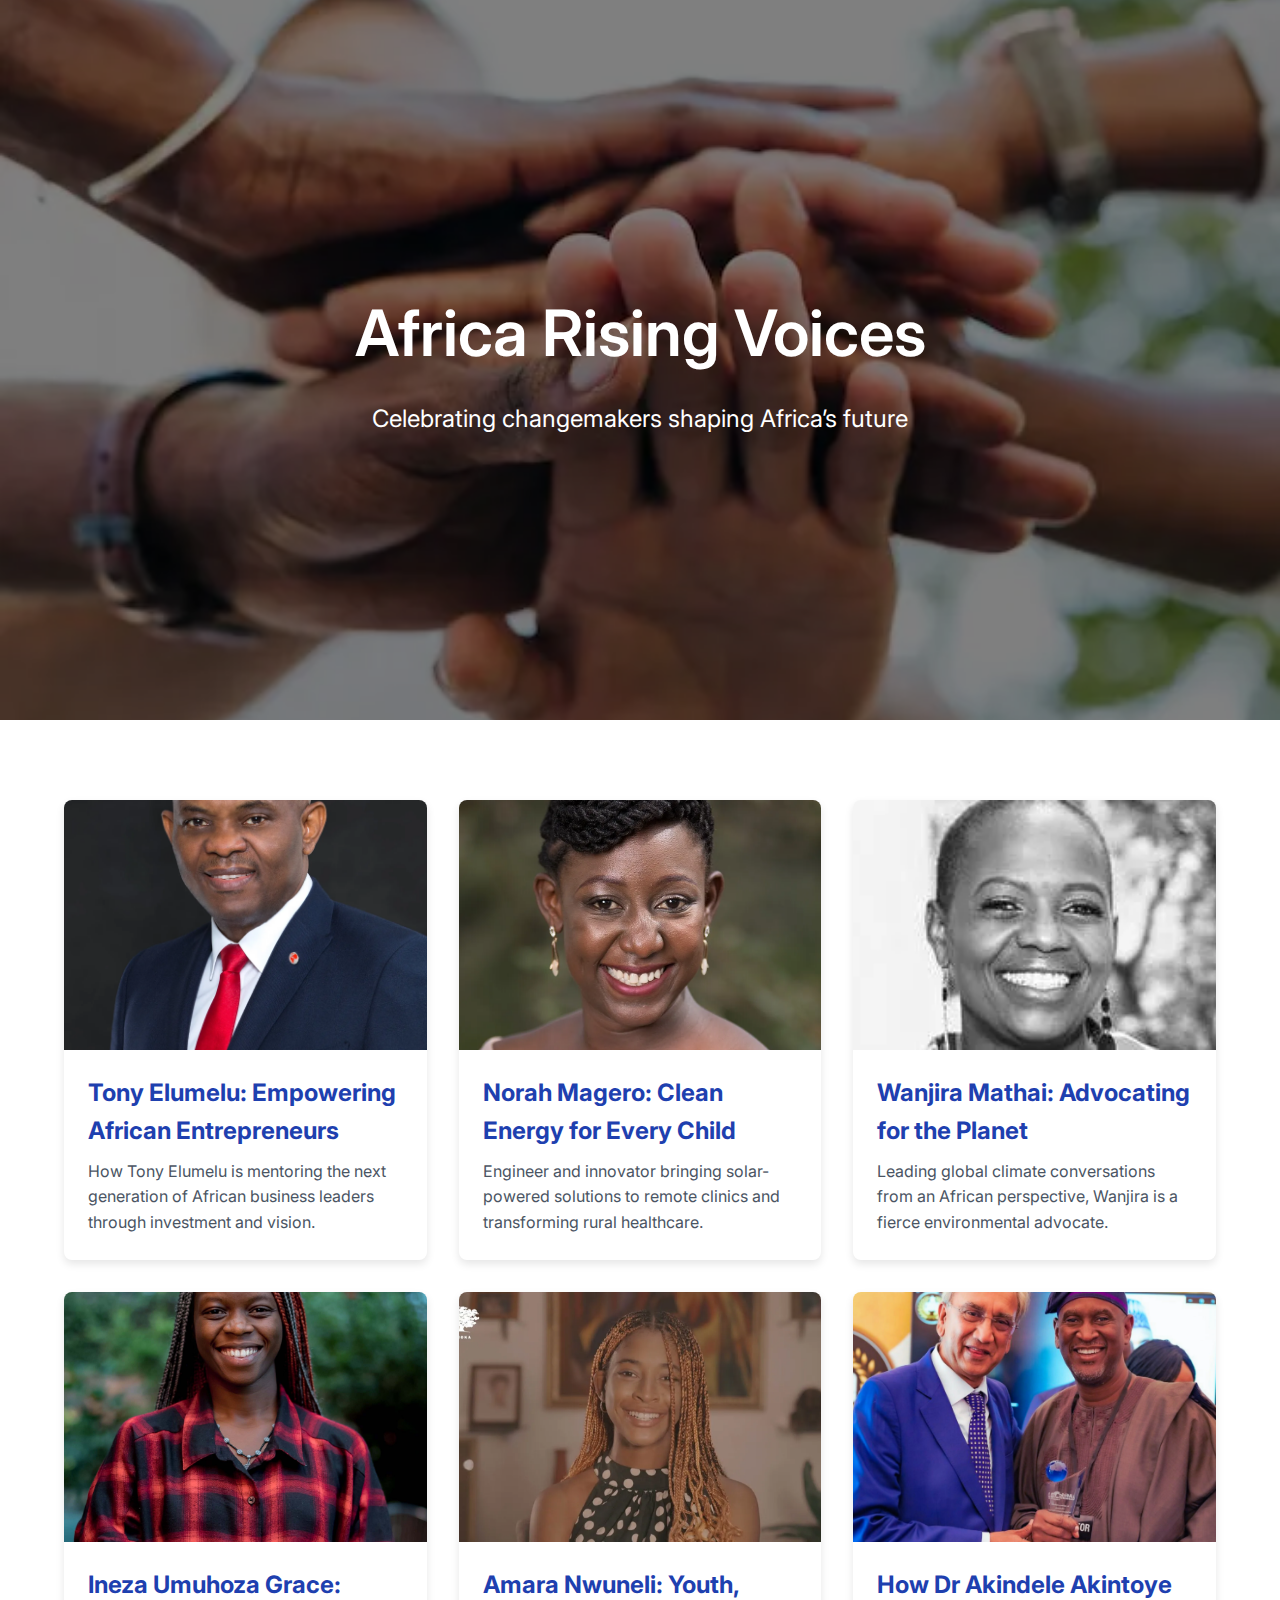
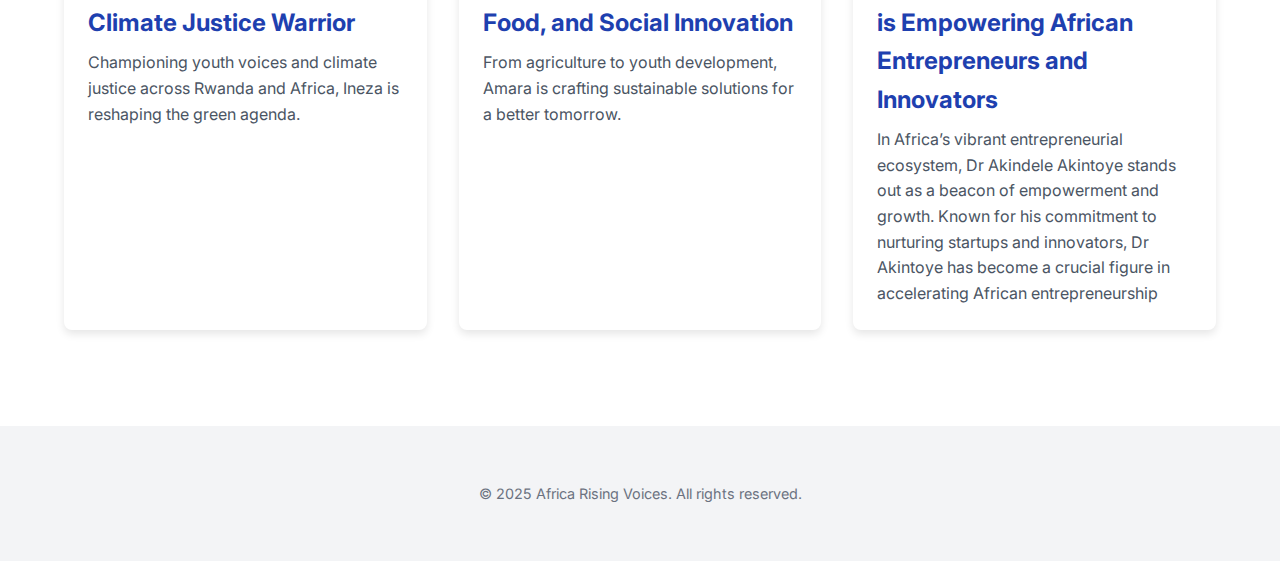
<file: index.html>
<!DOCTYPE html>
<html lang="en">
<head>
  <meta charset="UTF-8" />
  <meta name="viewport" content="width=device-width, initial-scale=1.0" />
  <meta name="description" content="Africa Rising Voices is a blog highlighting changemakers in Nigeria and Africa." />
  <meta name="keywords" content="changemakers, Nigeria, Africa, Tony Elumelu, Norah Magero, Wanjira Mathai, Ineza Umuhoza Grace, Amara Nwuneli, impact stories" />
  <meta name="author" content="Africa Rising Voices" />
  <title>Africa Rising Voices | African Changemakers</title>
  <link rel="stylesheet" href="style.css" />
  <link href="https://fonts.googleapis.com/css2?family=Inter:wght@400;600&display=swap" rel="stylesheet">
</head>
<body>
  <header class="hero">
    <div class="overlay">
      <div class="hero-text">
        <h1>Africa Rising Voices</h1>
        <p>Celebrating changemakers shaping Africa’s future</p>
      </div>
    </div>
  </header>

  <main class="container">
    <section class="blog-list">
      <article class="blog-card">
        <img src="./img/Tony-Elumelu-approved-photo.webp" alt="Tony Elumelu">
        <div class="blog-content">
          <h2><a href="blog1.html">Tony Elumelu: Empowering African Entrepreneurs</a></h2>
          <p>How Tony Elumelu is mentoring the next generation of African business leaders through investment and vision.</p>
        </div>
      </article>

      <article class="blog-card">
        <img src="./img/960px-Norah_Magero.webp" alt="Norah Magero">
        <div class="blog-content">
          <h2><a href="blog2.html">Norah Magero: Clean Energy for Every Child</a></h2>
          <p>Engineer and innovator bringing solar-powered solutions to remote clinics and transforming rural healthcare.</p>
        </div>
      </article>

      <article class="blog-card">
        <img src="./img/Wanjira Mathai.webp" alt="Wanjira Mathai">
        <div class="blog-content">
          <h2><a href="blog3.html">Wanjira Mathai: Advocating for the Planet</a></h2>
          <p>Leading global climate conversations from an African perspective, Wanjira is a fierce environmental advocate.</p>
        </div>
      </article>

      <article class="blog-card">
        <img src="./img/ineza_grace_updated.jpg" alt="Ineza Umuhoza Grace">
        <div class="blog-content">
          <h2><a href="blog4.html">Ineza Umuhoza Grace: Climate Justice Warrior</a></h2>
          <p>Championing youth voices and climate justice across Rwanda and Africa, Ineza is reshaping the green agenda.</p>
        </div>
      </article>

      <article class="blog-card">
        <img src="./img/Amara Nwuneli.webp" alt="Amara Nwuneli">
        <div class="blog-content">
          <h2><a href="blog5.html">Amara Nwuneli: Youth, Food, and Social Innovation</a></h2>
          <p>From agriculture to youth development, Amara is crafting sustainable solutions for a better tomorrow.</p>
        </div>
      </article>
      <article class="blog-card">
        <img src="./img/Dr. Akintoye Akindele.webp" alt="Dr. Akintoye Akindele">
        <div class="blog-content">
          <h2><a href="dr-akintoye-akindele.html">How Dr Akindele Akintoye is Empowering African Entrepreneurs and Innovators</a></h2>
          <p>In Africa’s vibrant entrepreneurial ecosystem, Dr Akindele Akintoye stands out as a beacon of empowerment and growth. Known for his commitment to nurturing startups and innovators, Dr Akintoye has become a crucial figure in accelerating African entrepreneurship</p>
        </div>
      </article>
    </section>
  </main>

  <footer>
    <div class="container">
      <p>&copy; 2025 Africa Rising Voices. All rights reserved.</p>
    </div>
  </footer>
</body>
</html>
</file>
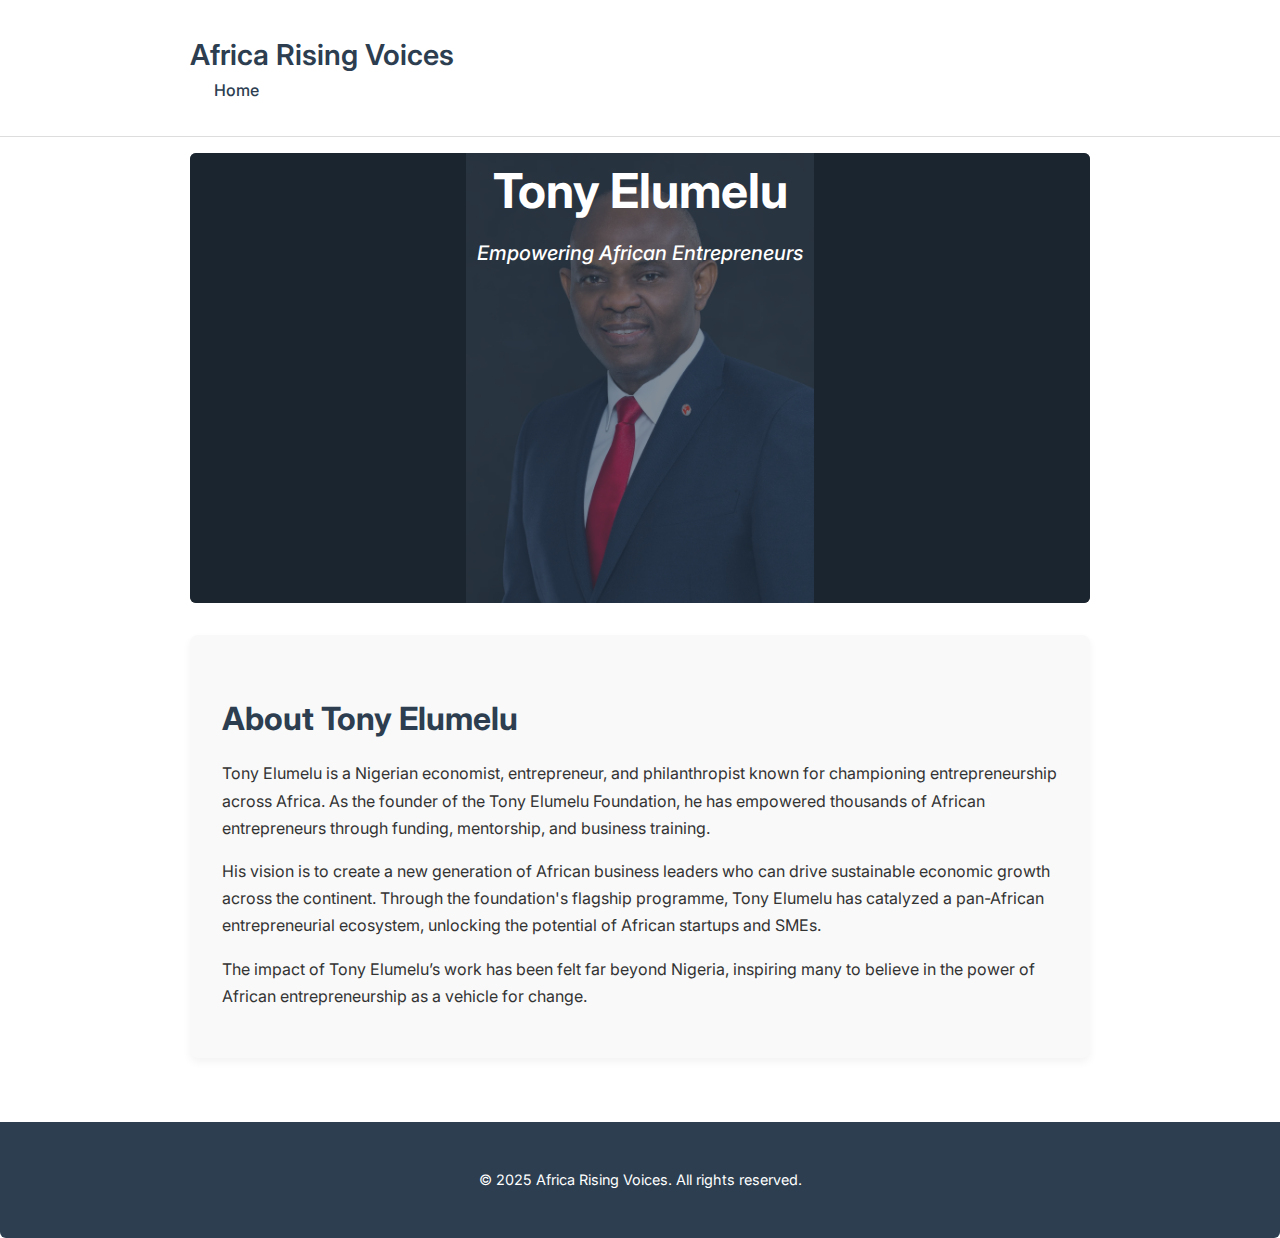
<file: blog1.html>
<!DOCTYPE html>
<html lang="en">
<head>
  <meta charset="UTF-8" />
  <meta name="viewport" content="width=device-width, initial-scale=1" />
  <title>Tony Elumelu: Empowering African Entrepreneurs | Africa Rising Voices</title>
  <meta name="description" content="Learn how Tony Elumelu is transforming entrepreneurship across Africa through his investment, mentorship, and visionary leadership." />
  <meta name="keywords" content="Tony Elumelu, African entrepreneurs, business leaders, Africa investment, mentorship, changemakers" />
  <meta name="author" content="Africa Rising Voices" />
  <link rel="stylesheet" href="blog.css" />
  <link href="https://fonts.googleapis.com/css2?family=Inter:wght@400;600&display=swap" rel="stylesheet" />
</head>
<body>
  <header>
    <div class="container">
      <h1><a href="index.html" style="color: var(--brand-primary); text-decoration:none;">Africa Rising Voices</a></h1>
      <nav>
        <a href="index.html">Home</a>
      </nav>
    </div>
  </header>

  <main class="container">
    <section class="hero" style="background-image: url('/img/Tony-Elumelu-approved-photo.webp'); background-size: contain; background-repeat: no-repeat; background-color: black; height: 50vh;">
      <div class="overlay">
        <div class="hero-text">
          <h1>Tony Elumelu</h1>
          <p>Empowering African Entrepreneurs</p>
        </div>
      </div>
    </section>

    <article style="margin-top: 2rem;">
      <h2>About Tony Elumelu</h2>
      <p>Tony Elumelu is a Nigerian economist, entrepreneur, and philanthropist known for championing entrepreneurship across Africa. As the founder of the Tony Elumelu Foundation, he has empowered thousands of African entrepreneurs through funding, mentorship, and business training.</p>
      
      <p>His vision is to create a new generation of African business leaders who can drive sustainable economic growth across the continent. Through the foundation's flagship programme, Tony Elumelu has catalyzed a pan-African entrepreneurial ecosystem, unlocking the potential of African startups and SMEs.</p>
      
      <p>The impact of Tony Elumelu’s work has been felt far beyond Nigeria, inspiring many to believe in the power of African entrepreneurship as a vehicle for change.</p>
      
     
    </article>
  </main>

  <footer>
    <div class="container">
      <p>&copy; 2025 Africa Rising Voices. All rights reserved.</p>
    </div>
  </footer>
</body>
</html>
</file>
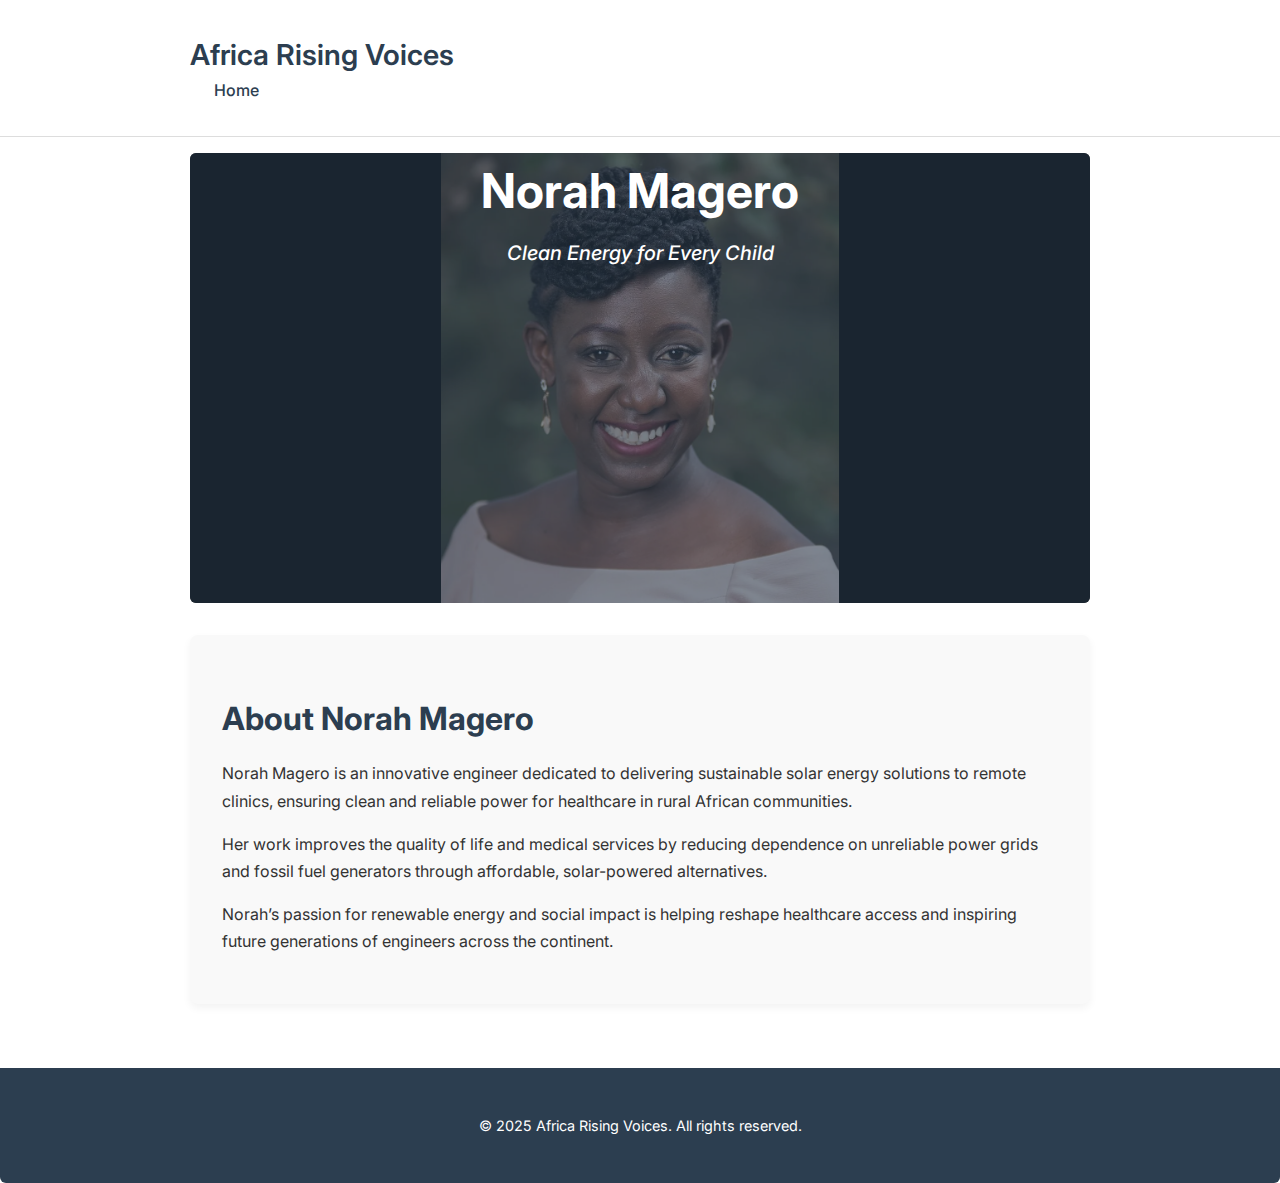
<file: blog2.html>
<!DOCTYPE html> 
<html lang="en">
<head>
  <meta charset="UTF-8" />
  <meta name="viewport" content="width=device-width, initial-scale=1" />
  <title>Norah Magero: Clean Energy for Every Child | Africa Rising Voices</title>
  <meta name="description" content="Meet Norah Magero, the engineer and innovator bringing solar-powered solutions to remote clinics and transforming rural healthcare." />
  <meta name="keywords" content="Norah Magero, clean energy, solar power, healthcare innovation, changemakers, Africa" />
  <meta name="author" content="Africa Rising Voices" />
  <link rel="stylesheet" href="blog.css" />
  <link href="https://fonts.googleapis.com/css2?family=Inter:wght@400;600&display=swap" rel="stylesheet" />
</head>
<body>
  <header>
    <div class="container">
      <h1><a href="index.html" style="color: var(--brand-primary); text-decoration:none;">Africa Rising Voices</a></h1>
      <nav>
        <a href="index.html">Home</a>
      </nav>
    </div>
  </header>

  <main class="container">
    <section class="hero" style="background-image: url('/img/960px-Norah_Magero.webp'); background-size: contain; background-repeat: no-repeat; background-color: black; height: 50vh;">
      <div class="overlay">
        <div class="hero-text">
          <h1>Norah Magero</h1>
          <p>Clean Energy for Every Child</p>
        </div>
      </div>
    </section>

    <article style="margin-top: 2rem;">
      <h2>About Norah Magero</h2>
      <p>Norah Magero is an innovative engineer dedicated to delivering sustainable solar energy solutions to remote clinics, ensuring clean and reliable power for healthcare in rural African communities.</p>
      
      <p>Her work improves the quality of life and medical services by reducing dependence on unreliable power grids and fossil fuel generators through affordable, solar-powered alternatives.</p>
      
      <p>Norah’s passion for renewable energy and social impact is helping reshape healthcare access and inspiring future generations of engineers across the continent.</p>
      
      
    </article>
  </main>

  <footer>
    <div class="container">
      <p>&copy; 2025 Africa Rising Voices. All rights reserved.</p>
    </div>
  </footer>
</body>
</html>
</file>
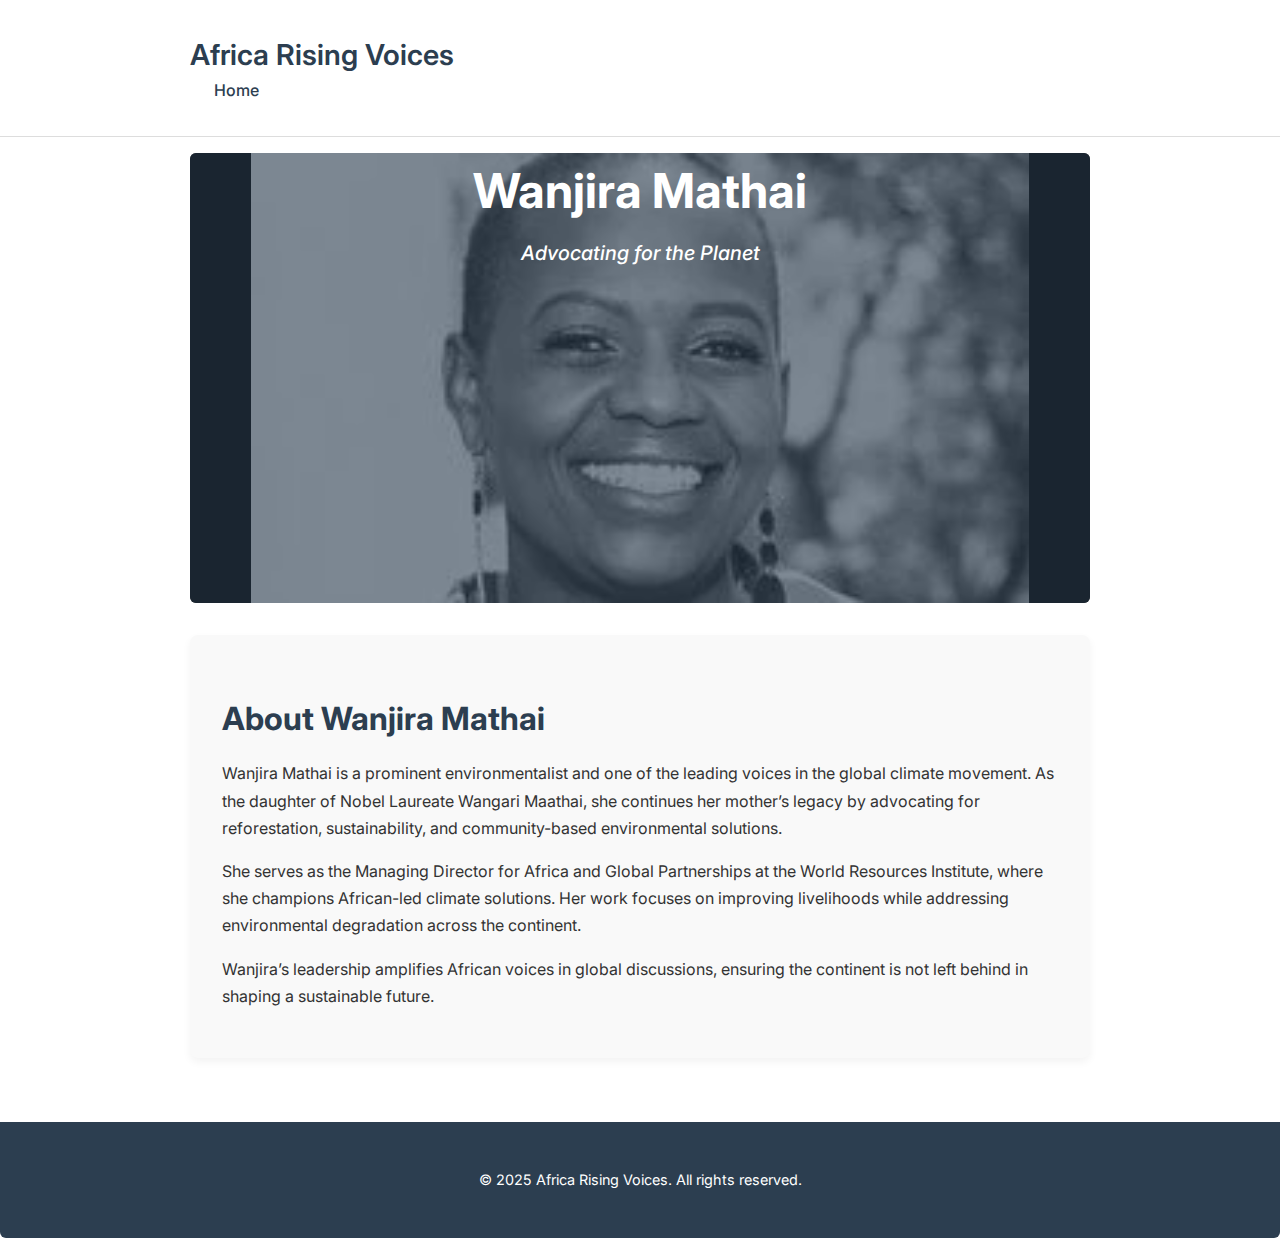
<file: blog3.html>
<!DOCTYPE html> 
<html lang="en">
<head>
  <meta charset="UTF-8" />
  <meta name="viewport" content="width=device-width, initial-scale=1" />
  <title>Wanjira Mathai: Advocating for the Planet | Africa Rising Voices</title>
  <meta name="description" content="Explore how Wanjira Mathai is shaping global climate discussions with an African perspective and fierce environmental leadership." />
  <meta name="keywords" content="Wanjira Mathai, climate change, environmental advocate, Africa, global leadership" />
  <meta name="author" content="Africa Rising Voices" />
  <link rel="stylesheet" href="blog.css" />
  <link href="https://fonts.googleapis.com/css2?family=Inter:wght@400;600&display=swap" rel="stylesheet" />
</head>
<body>
  <header>
    <div class="container">
      <h1><a href="index.html" style="color: var(--brand-primary); text-decoration:none;">Africa Rising Voices</a></h1>
      <nav>
        <a href="index.html">Home</a>
      </nav>
    </div>
  </header>

  <main class="container">
    <section class="hero" style="background-image: url('/img/Wanjira%20Mathai.webp'); background-size: contain; background-repeat: no-repeat; background-color: black; height: 50vh;">
      <div class="overlay">
        <div class="hero-text">
          <h1>Wanjira Mathai</h1>
          <p>Advocating for the Planet</p>
        </div>
      </div>
    </section>

    <article style="margin-top: 2rem;">
      <h2>About Wanjira Mathai</h2>
      <p>Wanjira Mathai is a prominent environmentalist and one of the leading voices in the global climate movement. As the daughter of Nobel Laureate Wangari Maathai, she continues her mother’s legacy by advocating for reforestation, sustainability, and community-based environmental solutions.</p>
      
      <p>She serves as the Managing Director for Africa and Global Partnerships at the World Resources Institute, where she champions African-led climate solutions. Her work focuses on improving livelihoods while addressing environmental degradation across the continent.</p>
      
      <p>Wanjira’s leadership amplifies African voices in global discussions, ensuring the continent is not left behind in shaping a sustainable future.</p>
      
     
    </article>
  </main>

  <footer>
    <div class="container">
      <p>&copy; 2025 Africa Rising Voices. All rights reserved.</p>
    </div>
  </footer>
</body>
</html>
</file>
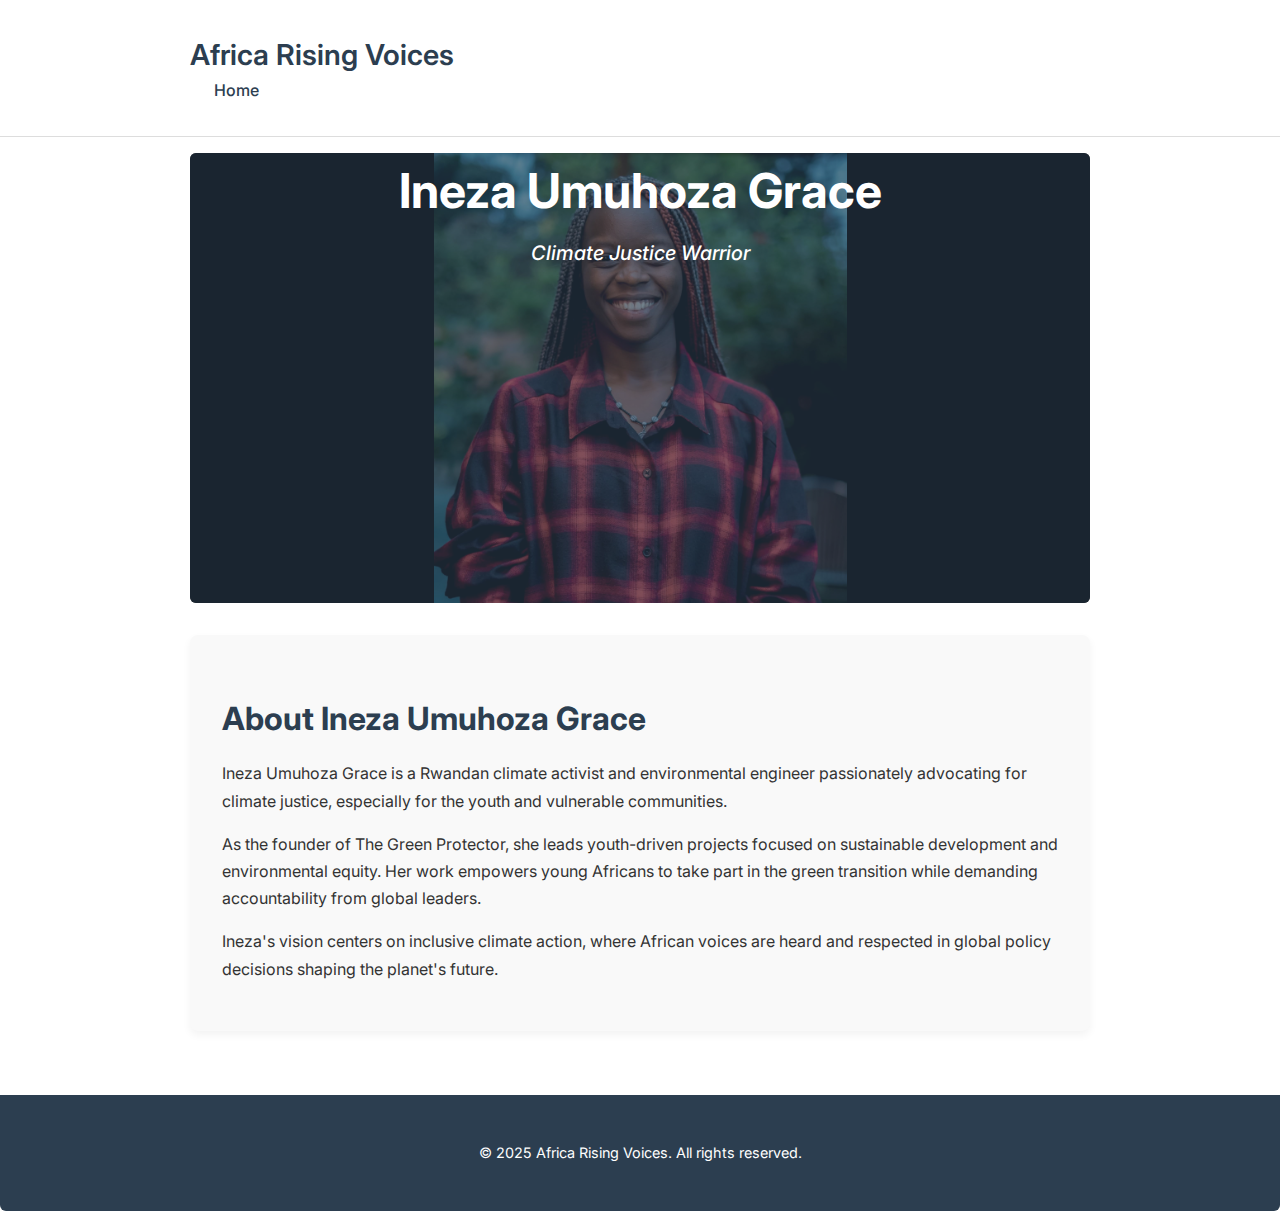
<file: blog4.html>
<!DOCTYPE html> 
<html lang="en">
<head>
  <meta charset="UTF-8" />
  <meta name="viewport" content="width=device-width, initial-scale=1" />
  <title>Ineza Umuhoza Grace: Climate Justice Warrior | Africa Rising Voices</title>
  <meta name="description" content="Discover how Ineza Umuhoza Grace is amplifying youth voices and pushing for climate justice across Rwanda and Africa." />
  <meta name="keywords" content="Ineza Umuhoza Grace, climate justice, youth empowerment, Rwanda, African changemakers" />
  <meta name="author" content="Africa Rising Voices" />
  <link rel="stylesheet" href="blog.css" />
  <link href="https://fonts.googleapis.com/css2?family=Inter:wght@400;600&display=swap" rel="stylesheet" />
</head>
<body>
  <header>
    <div class="container">
      <h1><a href="index.html" style="color: var(--brand-primary); text-decoration:none;">Africa Rising Voices</a></h1>
      <nav>
        <a href="index.html">Home</a>
      </nav>
    </div>
  </header>

  <main class="container">
    <section class="hero" style="background-image: url('/img/ineza_grace_updated.jpg'); background-size: contain; background-repeat: no-repeat; background-color: black; height: 50vh;">
      <div class="overlay">
        <div class="hero-text">
          <h1>Ineza Umuhoza Grace</h1>
          <p>Climate Justice Warrior</p>
        </div>
      </div>
    </section>

    <article style="margin-top: 2rem;">
      <h2>About Ineza Umuhoza Grace</h2>
      <p>Ineza Umuhoza Grace is a Rwandan climate activist and environmental engineer passionately advocating for climate justice, especially for the youth and vulnerable communities.</p>
      
      <p>As the founder of The Green Protector, she leads youth-driven projects focused on sustainable development and environmental equity. Her work empowers young Africans to take part in the green transition while demanding accountability from global leaders.</p>
      
      <p>Ineza's vision centers on inclusive climate action, where African voices are heard and respected in global policy decisions shaping the planet's future.</p>
      
      
    </article>
  </main>

  <footer>
    <div class="container">
      <p>&copy; 2025 Africa Rising Voices. All rights reserved.</p>
    </div>
  </footer>
</body>
</html>
</file>
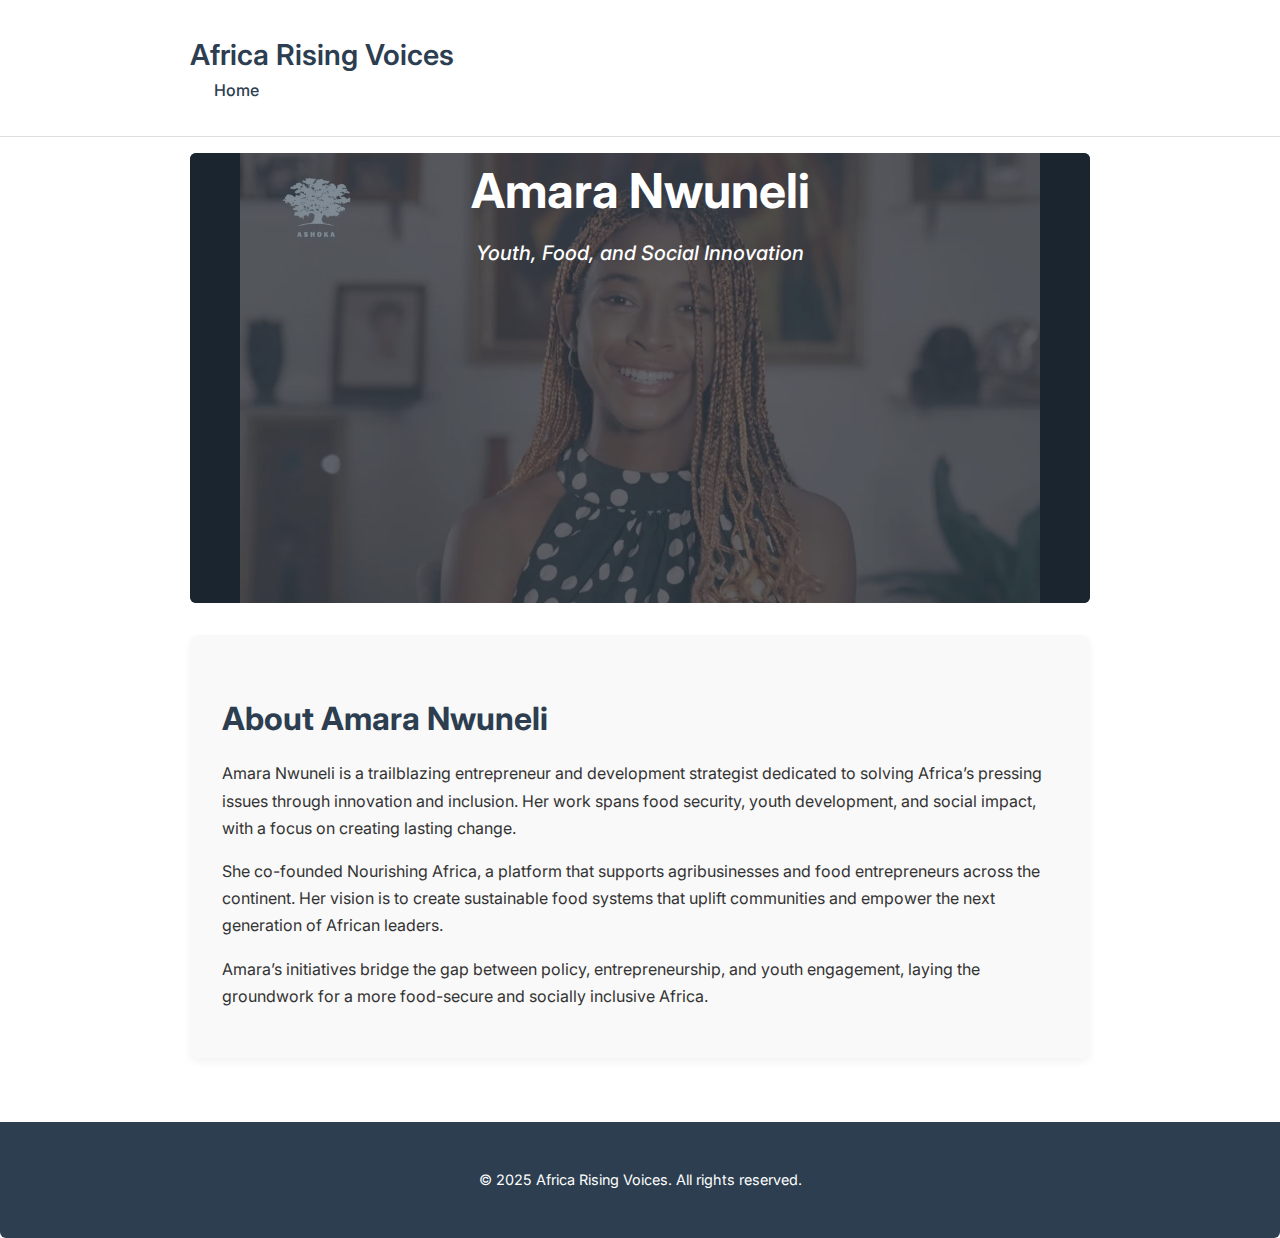
<file: blog5.html>
<!DOCTYPE html> 
<html lang="en">
<head>
  <meta charset="UTF-8" />
  <meta name="viewport" content="width=device-width, initial-scale=1" />
  <title>Amara Nwuneli: Youth, Food, and Social Innovation | Africa Rising Voices</title>
  <meta name="description" content="Discover how Amara Nwuneli is driving sustainable development in Africa through food systems, youth empowerment, and social innovation." />
  <meta name="keywords" content="Amara Nwuneli, social innovation, African youth, agriculture, food systems, impact" />
  <meta name="author" content="Africa Rising Voices" />
  <link rel="stylesheet" href="blog.css" />
  <link href="https://fonts.googleapis.com/css2?family=Inter:wght@400;600&display=swap" rel="stylesheet" />
</head>
<body>
  <header>
    <div class="container">
      <h1><a href="index.html" style="color: var(--brand-primary); text-decoration:none;">Africa Rising Voices</a></h1>
      <nav>
        <a href="index.html">Home</a>
      </nav>
    </div>
  </header>

  <main class="container">
    <section class="hero" style="background-image: url('/img/Amara%20Nwuneli.webp'); background-size: contain; background-repeat: no-repeat; background-color: black; height: 50vh;">
      <div class="overlay">
        <div class="hero-text">
          <h1>Amara Nwuneli</h1>
          <p>Youth, Food, and Social Innovation</p>
        </div>
      </div>
    </section>

    <article style="margin-top: 2rem;">
      <h2>About Amara Nwuneli</h2>
      <p>Amara Nwuneli is a trailblazing entrepreneur and development strategist dedicated to solving Africa’s pressing issues through innovation and inclusion. Her work spans food security, youth development, and social impact, with a focus on creating lasting change.</p>

      <p>She co-founded Nourishing Africa, a platform that supports agribusinesses and food entrepreneurs across the continent. Her vision is to create sustainable food systems that uplift communities and empower the next generation of African leaders.</p>

      <p>Amara’s initiatives bridge the gap between policy, entrepreneurship, and youth engagement, laying the groundwork for a more food-secure and socially inclusive Africa.</p>

      
    </article>
  </main>

  <footer>
    <div class="container">
      <p>&copy; 2025 Africa Rising Voices. All rights reserved.</p>
    </div>
  </footer>
</body>
</html>
</file>
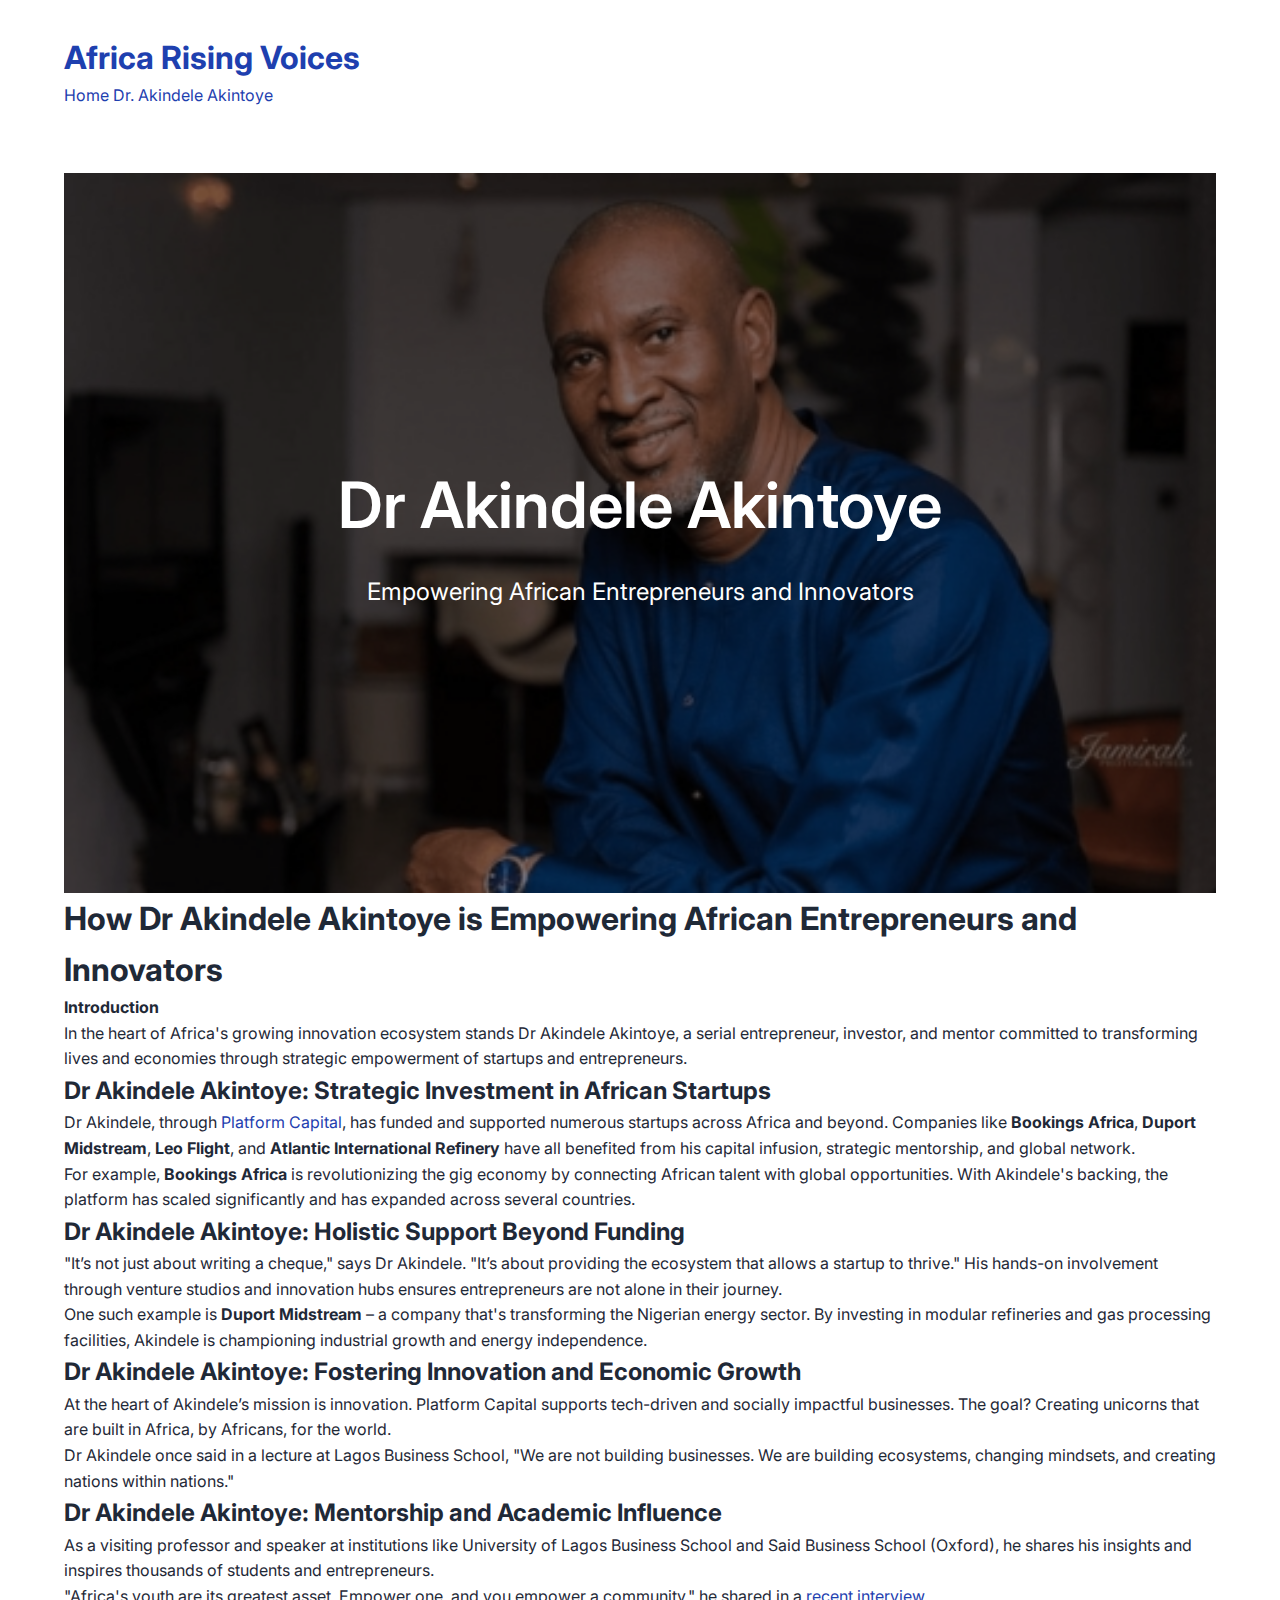
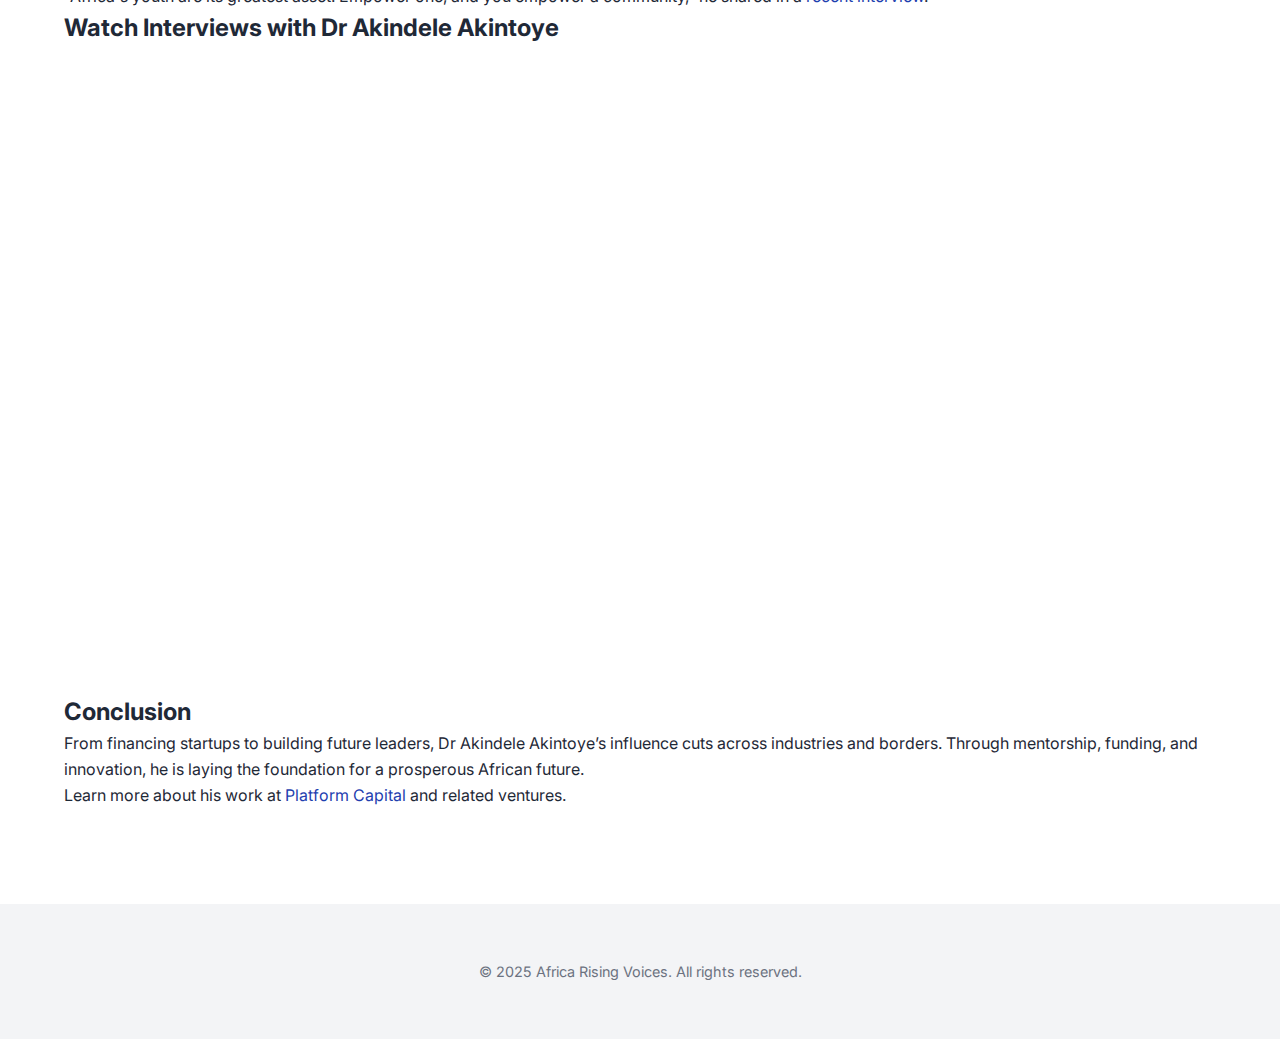
<file: dr-akintoye-akindele.html>
<!DOCTYPE html>
<html lang="en">
<head>
  <meta charset="UTF-8" />
  <meta name="viewport" content="width=device-width, initial-scale=1" />
  <title>Dr Akindele Akintoye: Empowering African Entrepreneurs and Innovators</title>
  <meta name="description" content="Discover how Dr Akindele Akintoye empowers African entrepreneurs with funding, mentorship, and innovation through companies like Platform Capital, Duport, and Bookings Africa." />
  <meta name="keywords" content="Dr Akindele Akintoye, African entrepreneurs, Platform Capital, Bookings Africa, Duport Midstream, African startups, startup mentorship, African innovation" />
  <meta name="robots" content="index, follow" />

  <!-- Open Graph -->
  <meta property="og:title" content="Dr Akindele Akintoye: Empowering African Entrepreneurs" />
  <meta property="og:description" content="Discover how Dr Akindele Akintoye empowers African entrepreneurs through funding and mentorship." />
  <meta property="og:image" content="https://africarisingvoice.click/dr-akintoye-akindele/img/dr-akintoye.jpg" />
  <meta property="og:type" content="article" />

  <!-- Twitter Card -->
  <meta name="twitter:card" content="summary_large_image">
  <meta name="twitter:title" content="Dr Akindele Akintoye: Empowering African Entrepreneurs">
  <meta name="twitter:description" content="Discover how Dr Akindele supports African innovation through investments and mentoring.">

  <link rel="stylesheet" href="style.css" />
  <link rel="icon" href="/favicon.ico" type="image/x-icon" />
  <link href="https://fonts.googleapis.com/css2?family=Inter:wght@400;600&display=swap" rel="stylesheet" />

  <!-- Structured Data -->
  <script type="application/ld+json">
  {
    "@context": "https://schema.org",
    "@type": "Person",
    "name": "Dr Akindele Akintoye",
    "jobTitle": "Entrepreneur, Investor, Mentor",
    "url": "https://africarisingvoice.click/dr-akintoye-akindele.html",
    "image": "https://africarisingvoice.click/img/dr-akintoye.jpg",
    "sameAs": [
      "https://www.linkedin.com/in/akindeleakintoye",
      "https://www.youtube.com/results?search_query=dr+akindele+akintoye"
    ]
  }
  </script>
</head>
<body>
  <header>
    <div class="container">
      <h1><a href="index.html">Africa Rising Voices</a></h1>
      <nav>
        <a href="index.html">Home</a>
        <a href="dr-akintoye-akindele.html">Dr. Akindele Akintoye</a>
      </nav>
    </div>
  </header>

  <main class="container">
    <section class="hero" style="background-image: url('/img/dr-akintoye.jpg');">
      <div class="overlay">
        <div class="hero-text">
          <h1>Dr Akindele Akintoye</h1>
          <p>Empowering African Entrepreneurs and Innovators</p>
        </div>
      </div>
    </section>

    <article>
      <h1>How Dr Akindele Akintoye is Empowering African Entrepreneurs and Innovators</h1>
      <p><strong>Introduction</strong><br />
      In the heart of Africa's growing innovation ecosystem stands Dr Akindele Akintoye, a serial entrepreneur, investor, and mentor committed to transforming lives and economies through strategic empowerment of startups and entrepreneurs.</p>

      <h2>Dr Akindele Akintoye: Strategic Investment in African Startups</h2>
      <p>Dr Akindele, through <a href="https://theplatformcapital.com" target="_blank">Platform Capital</a>, has funded and supported numerous startups across Africa and beyond. Companies like <strong>Bookings Africa</strong>, <strong>Duport Midstream</strong>, <strong>Leo Flight</strong>, and <strong>Atlantic International Refinery</strong> have all benefited from his capital infusion, strategic mentorship, and global network.</p>

      <p>For example, <strong>Bookings Africa</strong> is revolutionizing the gig economy by connecting African talent with global opportunities. With Akindele's backing, the platform has scaled significantly and has expanded across several countries.</p>

      <h2>Dr Akindele Akintoye: Holistic Support Beyond Funding</h2>
      <p>"It’s not just about writing a cheque," says Dr Akindele. "It’s about providing the ecosystem that allows a startup to thrive." His hands-on involvement through venture studios and innovation hubs ensures entrepreneurs are not alone in their journey.</p>

      <p>One such example is <strong>Duport Midstream</strong> – a company that's transforming the Nigerian energy sector. By investing in modular refineries and gas processing facilities, Akindele is championing industrial growth and energy independence.</p>

      <h2>Dr Akindele Akintoye: Fostering Innovation and Economic Growth</h2>
      <p>At the heart of Akindele’s mission is innovation. Platform Capital supports tech-driven and socially impactful businesses. The goal? Creating unicorns that are built in Africa, by Africans, for the world.</p>

      <p>Dr Akindele once said in a lecture at Lagos Business School, "We are not building businesses. We are building ecosystems, changing mindsets, and creating nations within nations."
      </p>

      <h2>Dr Akindele Akintoye: Mentorship and Academic Influence</h2>
      <p>As a visiting professor and speaker at institutions like University of Lagos Business School and Said Business School (Oxford), he shares his insights and inspires thousands of students and entrepreneurs.</p>

      <p>"Africa's youth are its greatest asset. Empower one, and you empower a community," he shared in a <a href="https://youtu.be/mYOyHAfFVas?si=8x7EZzcpyJQoZM-w" target="_blank">recent interview</a>.</p>

      <h2>Watch Interviews with Dr Akindele Akintoye</h2>
      <div class="video-grid">
       <iframe width="560" height="315" src="https://www.youtube.com/embed/hpZq2wn1ENY?si=HZjP6GeqU3QX9ACt" title="YouTube video player" frameborder="0" allow="accelerometer; autoplay; clipboard-write; encrypted-media; gyroscope; picture-in-picture; web-share" referrerpolicy="strict-origin-when-cross-origin" allowfullscreen></iframe>
       <iframe width="560" height="315" src="https://www.youtube.com/embed/e2Hai5WC9i8?si=XxaTX_0XY1sUOTfO" title="YouTube video player" frameborder="0" allow="accelerometer; autoplay; clipboard-write; encrypted-media; gyroscope; picture-in-picture; web-share" referrerpolicy="strict-origin-when-cross-origin" allowfullscreen></iframe>
       <iframe width="560" height="315" src="https://www.youtube.com/embed/Vc-c_89B5Ng?si=KBT6pNMs6RAemQIR" title="YouTube video player" frameborder="0" allow="accelerometer; autoplay; clipboard-write; encrypted-media; gyroscope; picture-in-picture; web-share" referrerpolicy="strict-origin-when-cross-origin" allowfullscreen></iframe>
      </div>

      <h2>Conclusion</h2>
      <p>From financing startups to building future leaders, Dr Akindele Akintoye’s influence cuts across industries and borders. Through mentorship, funding, and innovation, he is laying the foundation for a prosperous African future.
      </p>

      <p>Learn more about his work at <a href="https://theplatformcapital.com" target="_blank">Platform Capital</a> and related ventures.</p>
    </article>
  </main>

  <footer>
    <div class="container">
      <p>&copy; 2025 Africa Rising Voices. All rights reserved.</p>
    </div>
  </footer>
</body>
</html>
</file>
<file: style.css>
/* ==== CSS VARIABLES ==== */
:root {
  --brand-primary: #1e40af; /* Change this to your brand primary color */
  --brand-secondary: #facc15; /* Accent color */
  --text-color: #1f2937;
  --bg-color: #ffffff;
  --hero-overlay: rgba(0, 0, 0, 0.5);
  --font-family: 'Inter', sans-serif;
}

/* ==== GLOBAL STYLES ==== */
* {
  margin: 0;
  padding: 0;
  box-sizing: border-box;
}

body {
  font-family: var(--font-family);
  background-color: var(--bg-color);
  color: var(--text-color);
  line-height: 1.6;
}

a {
  color: var(--brand-primary);
  text-decoration: none;
}

a:hover {
  text-decoration: underline;
}

.container {
  width: 90%;
  max-width: 1200px;
  margin: 0 auto;
  padding: 2rem 0;
}

/* ==== HERO SECTION ==== */
.hero {
  position: relative;
  background-image: url('./img/intercultural-hand-shake-outdoor_23-2148300908.webp');
  background-size: cover;
  background-position: center;
  height: 80vh;
  display: flex;
  align-items: center;
  justify-content: center;
}

.overlay {
  background-color: var(--hero-overlay);
  width: 100%;
  height: 100%;
  display: flex;
  align-items: center;
  justify-content: center;
}

.hero-text {
  text-align: center;
  color: #fff;
  padding: 2rem;
}

.hero-text h1 {
  font-size: 3rem;
  font-weight: 600;
  margin-bottom: 1rem;
}

.hero-text p {
  font-size: 1.2rem;
  font-weight: 400;
}

/* ==== BLOG LIST ==== */
.blog-list {
  display: grid;
  grid-template-columns: 1fr;
  gap: 2rem;
  margin-top: 3rem;
}

.blog-card {
  display: flex;
  flex-direction: column;
  border-radius: 8px;
  overflow: hidden;
  box-shadow: 0 4px 8px rgba(0, 0, 0, 0.1);
  background: #fff;
  transition: transform 0.3s ease;
}

.blog-card:hover {
  transform: translateY(-5px);
}

.blog-card img {
  width: 100%;
  height: 250px;
  object-fit: cover;
}

.blog-content {
  padding: 1.5rem;
}

.blog-content h2 {
  font-size: 1.5rem;
  margin-bottom: 0.5rem;
  color: var(--brand-primary);
}

.blog-content p {
  color: #4b5563;
  font-size: 1rem;
}

/* ==== FOOTER ==== */
footer {
  background-color: #f3f4f6;
  padding: 1.5rem 0;
  text-align: center;
  font-size: 0.9rem;
  color: #6b7280;
  margin-top: 4rem;
}

/* ==== RESPONSIVE ==== */
@media (min-width: 768px) {
  .blog-list {
    grid-template-columns: repeat(2, 1fr);
  }
}

@media (min-width: 1024px) {
  .blog-list {
    grid-template-columns: repeat(3, 1fr);
  }

  .hero-text h1 {
    font-size: 4rem;
  }

  .hero-text p {
    font-size: 1.5rem;
  }
}
</file>
<file: blog.css>
/* Base variables and fonts (match landing page) */
:root {
  --brand-primary: #2c3e50;
  --brand-secondary: #2980b9;
  --brand-accent: #3498db;
  --text-color: #333;
  --background-color: #fff;
  --footer-bg: #2c3e50;
  --footer-text: #fff;
  --link-color: var(--brand-accent);
  --link-hover: #1c5980;
}

body {
  font-family: 'Inter', sans-serif;
  color: var(--text-color);
  background-color: var(--background-color);
  margin: 0;
  padding: 0;
  line-height: 1.6;
}

.container {
  max-width: 900px;
  margin: 0 auto;
  padding: 1rem 1.5rem;
}

/* Header */
header {
  background-color: var(--background-color);
  border-bottom: 1px solid #ddd;
  padding: 1rem 0;
}

header h1 {
  margin: 0;
  font-weight: 600;
  font-size: 1.8rem;
  color: var(--brand-primary);
}

header h1 a {
  color: var(--brand-primary);
  text-decoration: none;
}

nav a {
  color: var(--brand-primary);
  text-decoration: none;
  margin-left: 1.5rem;
  font-weight: 500;
}

nav a:hover {
  color: var(--brand-accent);
}

/* Hero section with background image */
.hero {
  position: relative;
  background-size: cover;
  background-position: center;
  border-radius: 6px;
  margin-bottom: 2rem;
  color: white;
  display: flex;
  align-items: center;
  justify-content: center;
  height: 50vh;
}

.hero .overlay {
  position: absolute;
  top: 0; left: 0; right: 0; bottom: 0;
  background-color: rgba(44, 62, 80, 0.6);
  border-radius: 6px;
}

.hero-text {
  position: relative;
  text-align: center;
  padding: 0 1rem;
}

.hero-text h1 {
  font-size: 3rem;
  margin: 0;
  font-weight: 700;
}

.hero-text p {
  font-size: 1.25rem;
  margin-top: 0.5rem;
  font-weight: 500;
  font-style: italic;
}

/* Article content */
article {
  background-color: #f9f9f9;
  padding: 2rem;
  border-radius: 8px;
  box-shadow: 0 4px 8px rgba(0,0,0,0.05);
  color: var(--text-color);
}

article h2 {
  font-size: 2rem;
  margin-bottom: 1rem;
  color: var(--brand-primary);
}

article h3 {
  font-size: 1.5rem;
  margin-top: 2rem;
  margin-bottom: 1rem;
  color: var(--brand-secondary);
}

article p {
  margin-bottom: 1rem;
  font-size: 1rem;
  line-height: 1.7;
}

/* AI-generated content placeholder styling */
#ai-generated-content {
  margin-top: 1rem;
  padding: 1rem;
  background-color: white;
  border: 2px dashed var(--brand-accent);
  color: var(--brand-primary);
  font-style: italic;
  min-height: 100px;
  border-radius: 6px;
  text-align: center;
}

/* Footer */
footer {
  background-color: var(--footer-bg);
  color: var(--footer-text);
  text-align: center;
  padding: 1rem 0;
  margin-top: 3rem;
  font-size: 0.9rem;
  border-radius: 0 0 6px 6px;
}

/* Responsive */
@media (max-width: 600px) {
  .hero-text h1 {
    font-size: 2rem;
  }
  
  .hero-text p {
    font-size: 1rem;
  }

  article {
    padding: 1rem;
  }
}
</file>
